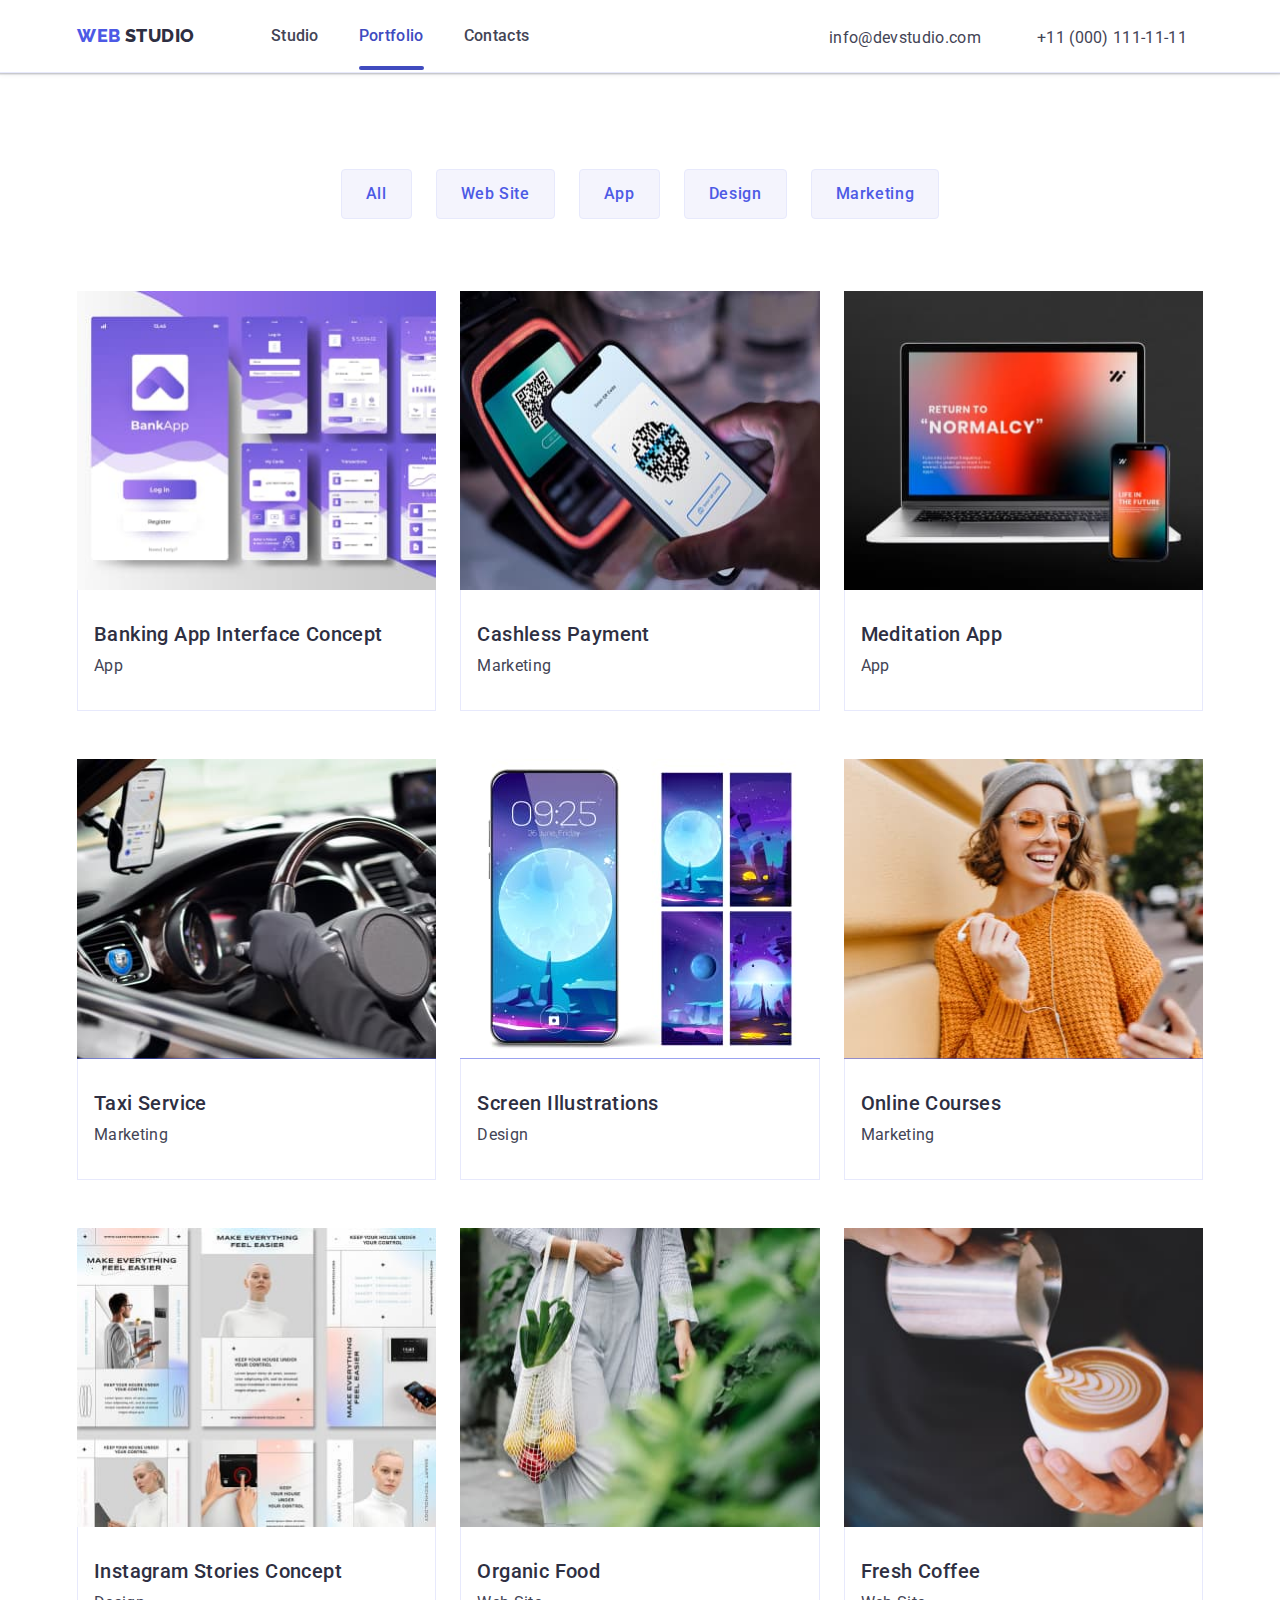
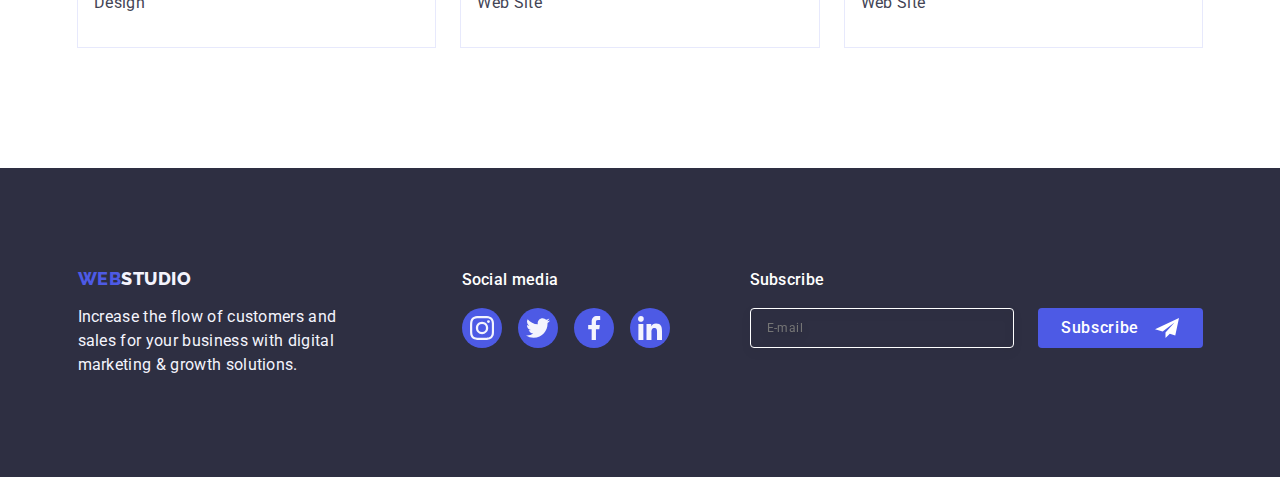
<file: portfolio.html>
<!DOCTYPE html>
<html lang="en">
<head>
    <meta charset="UTF-8">
    <meta http-equiv="X-UA-Compatible" content="IE=edge">
    <meta name="viewport" content="width=device-width, initial-scale=1.0">
    <meta name="description" content="Effective Solutions for Your Business">
    <title>Portfolio</title>
  <!-- Fonts -->
    <link rel="preconnect" href="https://fonts.googleapis.com">
    <link rel="preconnect" href="https://fonts.gstatic.com" crossorigin>
    <link href="https://fonts.googleapis.com/css2?family=Raleway:wght@800&family=Roboto:wght@400;500;700;900&display=swap"
        rel="stylesheet">
  <!-- Normalize -->
    <link rel="stylesheet" href="https://cdn.jsdelivr.net/npm/modern-normalize@2.0.0/modern-normalize.min.css" />
    <link rel="stylesheet" href="./css/modern-normalize.min.css">
 
    <!-- Custom styles -->
    <link rel="stylesheet" href="./css/styles.css">
</head>

<body class="body">
      <!-- Header section -->
    <header class="header">
        <div class="header-container container">
        <nav class="header-nav">
            <a class="logo link" href="./index.html">
                 Web<span class="studio-up">Studio</span></a>
            <ul class="header-list list">

                <li class="header-item">
                    <a class="header-link link" href="./index.html">Studio</a>
                </li>
    
    
                <li class="header-item">
                    <a class="header-link link current" href="./portfolio.html">Portfolio</a>
                </li>
    
                <li class="header-item">
                    <a class="header-link link" href="">Contacts</a>
                </li>
    
             </ul>
        </nav>
    
        <address class="address link">
            <ul class="address-list list">
                <li class="address-item">
                    <a class="address-link link" href="mailto:info@devstudio.com">info@devstudio.com</a>
                </li>
                <li class="address-item">
                    <a class="address-link link" href="tel:+110001111111">+11 (000) 111-11-11</a>
                </li>
            </ul>
        </address>
        </div>
    </header>

    <!-- Main block -->
    <main class="main">

    <!-- Portfolio section-->
    
     
    <section class="portfolio-section">
        <div class="container">

        <h1 hidden class="visually-hidden">Portfolio</h1>
        
        <ul class="button-list list">
            <li class="button-link">
                <button type="button"  class="btn-text link">All</button>
            </li>
            <li class="button-link">
                <button type="button" class="btn-text link">Web Site</button>
            </li>
            <li class="button-link">
                <button type="button"  class="btn-text link">App</button>
            </li>
            <li class="button-link">
                <button type="button" class="btn-text link">Design</button>
            </li>
            <li class="button-link">
                <button type="button" class="btn-text link">Marketing</button>
            </li>
        </ul>

        
      <!-- Projects -->

        <!-- Project card 1 -->
        <ul class="projects-list list">

                <li class="card-item">
                    <a class="card-link link" href="">
                    <div class="overlay-wrapper">   
                    <img src="./images/ProjectCard1/banking1.jpg" alt="Banking App" width="360" height="300">
                    
                        <p class="overlay">
                            14 Stylish and User-Friendly App Design 
                            Concepts · Task Manager App · Calorie 
                            Tracker App · Exotic Fruit Ecommerce 
                            App · Cloud Storage App
                        </p>

                    </div>

                <div class="crd-lnk"><h2 class="card-title">Banking App Interface Concept</h2>
                    <p class="card-text">App</p>
                </div>
                    
                    </a>
                </li>


                <li class="card-item">
                   <a class="card-link link" href="">
                    <div class="overlay-wrapper">
                    <img src="./images/ProjectCard1/cashless2.jpg" alt="Cashless Payment" width="360" height="300">
                         
                        <p class="overlay">
                            14 Stylish and User-Friendly App Design
                            Concepts · Task Manager App · Calorie
                            Tracker App · Exotic Fruit Ecommerce
                            App · Cloud Storage App
                        </p>
                        
                        </div>
                    
                    <div class="crd-lnk"><h2 class="card-title">Cashless Payment</h2><p class="card-text">Marketing</p></div></a>
                 </li>
                <li class="card-item">
                    <a class="card-link link" href="">
                        <div class="overlay-wrapper">
                    <img src="./images/ProjectCard1/meditation3.jpg" alt="Meditation App" width="360" height="300">
                        
                        <p class="overlay">
                        14 Stylish and User-Friendly App Design
                        Concepts · Task Manager App · Calorie
                        Tracker App · Exotic Fruit Ecommerce
                        App · Cloud Storage App
                        </p>
                    
                    </div>
                    
                    <div class="crd-lnk"><h2 class="card-title">Meditation App</h2><p class="card-text">App</p></div></a>
                </li>
            

       <!-- Project card 2-->
       
            
                <li class="card-item">
                    <a class="card-link link" href="">
                        <div class="overlay-wrapper">
                    <img src="./images/ProjectCard2/taxi1.jpg" alt="Taxi Service" width="360" height="300">
                     
                    <p class="overlay">
                        14 Stylish and User-Friendly App Design
                        Concepts · Task Manager App · Calorie
                        Tracker App · Exotic Fruit Ecommerce
                        App · Cloud Storage App
                    </p>
                    
                    </div>
                    
                    
                    <div class="crd-lnk"><h2 class="card-title">Taxi Service</h2><p class="card-text">Marketing</p></div></a>
                </li>
                <li class="card-item">
                    <a class="card-link link" href="">
                        <div class="overlay-wrapper">
                    <img src="./images/ProjectCard2/screen2.jpg" alt="Screen Illustrations" width="360" height="300">
                    
                    <p class="overlay">
                        14 Stylish and User-Friendly App Design
                        Concepts · Task Manager App · Calorie
                        Tracker App · Exotic Fruit Ecommerce
                        App · Cloud Storage App
                    </p>
                    
                    </div>
                    
                    <div class="crd-lnk"><h2 class="card-title">Screen Illustrations</h2><p class="card-text">Design</p></div></a>
                 </li>
                <li class="card-item">
                    <a class="card-link link" href="">
                        <div class="overlay-wrapper">
                        <img src="./images/ProjectCard2/courses3.jpg" alt="Online Courses" width="360" height="300">
                    <p class="overlay">
                        14 Stylish and User-Friendly App Design
                        Concepts · Task Manager App · Calorie
                        Tracker App · Exotic Fruit Ecommerce
                        App · Cloud Storage App
                    </p>
                    
                    </div>
                    
                        <div class="crd-lnk"><h2 class="card-title">Online Courses</h2><p class="card-text">Marketing</p></div></a>
                
            

        

        <!-- Project card 3 -->
        
             
                <li class="card-item">
                    <a class="card-link link" href="">
                        <div class="overlay-wrapper">
                    <img src="./images/ProjectCard3/insta1.jpg" alt="Insta Concept" width="360" height="300">
                    <p class="overlay">
                        14 Stylish and User-Friendly App Design
                        Concepts · Task Manager App · Calorie
                        Tracker App · Exotic Fruit Ecommerce
                        App · Cloud Storage App
                    </p>
                    
                    </div>
                    
                    <div class="crd-lnk"><h2 class="card-title">Instagram Stories Concept</h2><p class="card-text">Design</p></div></a>
                </li>
                <li class="card-item">
                   <a class="card-link link" href="">
                    <div class="overlay-wrapper">
                    <img src="./images/ProjectCard3/organic2.jpg" alt="Organic Food" width="360" height="300">
                    <p class="overlay">
                        14 Stylish and User-Friendly App Design
                        Concepts · Task Manager App · Calorie
                        Tracker App · Exotic Fruit Ecommerce
                        App · Cloud Storage App
                    </p>
                    
                    </div>
                    
                    <div class="crd-lnk"><h2 class="card-title">Organic Food</h2><p class="card-text">Web Site</p></div></a>
                </li>
                <li class="card-item">
                    <a class="card-link link" href="">
                        <div class="overlay-wrapper">
                    <img src="./images/ProjectCard3/coffee3.jpg" alt="Fresh Coffee" width="360" height="300">
                    <p class="overlay">
                        14 Stylish and User-Friendly App Design
                        Concepts · Task Manager App · Calorie
                        Tracker App · Exotic Fruit Ecommerce
                        App · Cloud Storage App
                    </p>
                    
                    </div>
                   
                    <div class="crd-lnk"><h2 class="card-title">Fresh Coffee</h2><p class="card-text">Web Site</p></div></a>
                </li>
            
    </ul>

    </div>
    </section>

 </main>

<!-- Footer section -->
<footer class="footer">
    <div class="footer-general container">
        <div class="ft-logo">
            <a class="footer-logo link" href="./index.html">
                Web<span class="logo-down">Studio</span></a>
            <p class="footer-text">Increase the flow of customers and sales for your business with digital marketing &
                growth solutions.</p>
        </div>
        <div class="footer-media">
            <p class="social-media">Social media</p>
            <ul class="footer-networks">
                <li class="ft-networks-item"> <a class="ft-networks-link" href=""><svg class="ft-icon" width="24" height="24">
                            <use href="./images/icons.svg#icon-instagram"></use>
                        </svg></a> </li>
                <li class="ft-networks-item"> <a class="ft-networks-link" href=""><svg class="ft-icon" width="24" height="24">
                            <use href="./images/icons.svg#icon-twitter"></use>
                        </svg></a> </li>
                <li class="ft-networks-item"> <a class="ft-networks-link" href=""><svg class="ft-icon" width="24" height="24">
                            <use href="./images/icons.svg#icon-facebook"></use>
                        </svg></a> </li>
                <li class="ft-networks-item"> <a class="ft-networks-link" href=""><svg class="ft-icon" width="24" height="24">
                            <use href="./images/icons.svg#icon-linkedin"></use>
                        </svg></a> </li>


            </ul>
        </div>

        <div class="footer-form-section">
            <p class="footer-form-txt">Subscribe</p>
        
            <form class="ft-form">
                <label class="ft-label">
                    <input class="footer-input" type="email" name="email" placeholder="E-mail">
                </label>
                <button class="form-btn" type="submit">Subscribe <svg class="form-icon" width="24" height="24">
                        <use href="./images/icons.svg#icon-footer"></use>
                    </svg>
                </button>
            </form>
        </div>
    </div>
</footer>

<script src="./js/modal.js"></script>
</body>
</html>
</file>
<file: css/styles.css>
:root {
scroll-behavior: smooth;

/* Font */
--primary-font: Roboto, sans-serif;
--secondary-font: Raleway, sans-serif;

/* Colors */
--logo-color: #4d5ae5;
--logo-color-dark: #2e2f42;
--white: #FFFFFF;
--cloud: #f4f4fd;
--ocean: #13719c;
--violet:#404BBF;
--slate: #434455;
--button:#e7e9fc;
--light-green: #31d0aa;
--grey:#8e8f99;

}

/* Common styles */
body {
    font-family: var(--primary-font);
    background-color: var(--white);
    color: var(--slate);
    list-style-type: none;
}
img {
  display: block;
  max-width: 100%;
  height: auto;
}

/* Base styles for small devices */
.container {
   
    max-width: 428px;
    padding-left: 16px;
    padding-right: 16px;
    margin-left: auto;
    margin-right: auto;
 }
  
  
/* Tablet screen */

@media screen and (min-width: 768px) {
  .container {
  max-width: 768px;
 
  }
}

/* Desktop screen */

@media only screen and (min-width: 1158px) {
  .container {
    max-width: 1158px;
  }
}


.visually-hidden {
  position: absolute;
  width: 1px;
  height: 1px;
  margin: -1px;
  border: 0;
  padding: 0;
  white-space: nowrap;
  clip-path: inset(100%);
  clip: rect(0 0 0 0);
  overflow: hidden;
}
  
  

/* Reset */
h1,h2,h3,h4,h5,h6,p { 
     margin: 0;
}

ul,
ol {
    list-style: none;
    margin: 0;
    padding: 0;
}

.link {text-decoration: none;}

.list {list-style: none;}
a {
    text-decoration: none;
    color: currentColor;
}

button {
    font-family: inherit;
    cursor: pointer;
}



/**
  |============================
  | Header styles
  |============================
*/
.header {
  border-bottom: 1px solid #e7e9fc ;
  box-shadow: 0px 2px 1px rgba(46, 47, 66, 0.08), 0px 1px 1px rgba(46, 47, 66, 0.16), 0px 1px 6px rgba(46, 47, 66, 0.08);
}

.logo {
   display: flex;
    align-items: center;
    gap: 4px;
    margin-right: 76px;
    padding: 24px 0;
    font-family: "Raleway", sans-serif;
    font-weight: 800;
    font-size: 18px;
    line-height: 1.17;
    letter-spacing: 0.03em;
    text-transform: uppercase;
    text-decoration: none;
    color: var(--logo-color);
    }


.studio-up {
    color: var(--logo-color-dark);
}
.header-list {
    display: flex;
    align-items: center;
    gap: 40px;
}
.header-item {
   padding: 24px 0;
    font-family: var(--primary-font);
    font-weight: 500;
    font-size: 16px;
    line-height: 1.5;
    letter-spacing: 0.02em;
    text-decoration: none;
    
  }
  .current::after {
    content: "";
    position: absolute;
    left: 0;
    bottom: -1px;
    height: 4px;
    width: 100%;
    background-color: #404BBF;
    border-radius: 2px;
}

.header-link {
  transition: color 250ms cubic-bezier(0.4, 0, 0.2, 1);
  position: relative;
  padding: 24px 0;
}
.header-link:hover,
.header-link:focus {color: #404BBF;}

.address {
  font-style: normal;
}


.address-link { 
  transition:  color 250ms cubic-bezier(0.4, 0, 0.2, 1);
}
.address-link:hover,
.address-link:focus {
    color: #404BBF;
}

@media only screen and (max-width: 767px){
.header-nav {
  display: flex;
  justify-content: space-between;
  align-items: center;
}
  .logo {
  padding-top: 25px;
  padding-bottom: 25px;
}
.header-list {
  display: none;}
.address {
      display: none;}
}
@media only screen and (min-width: 768px) {
.header-container {
    display: flex;
    
  }
.header-nav {
      display: flex;
      align-items: center;
      list-style: none;
    }
  .current {
    color: #404BBF;
  }
  .address {
    display: flex;
    flex-direction: column;
    gap: 12px;
    margin-left: 121px;
    margin-top: 16px;
 }

  .address-item {
   
    font-family: var(--primary-font);
    font-weight: 400;
    font-size: 12px;
    line-height: 1.16;
    letter-spacing: 0.48px;;
    color: var(--slate);
    margin-bottom: 12px;
    margin-right: 16px;
  }
  .menu-container { display: none;}
    .menu-toggle-icon {
    display: none;
  }
}

@media only screen and (min-width: 1158px) {
.address-list {
    display: flex;
    align-items: center;
    gap: 40px;
  }
    .header-container {
      display: flex;
      align-items: center;
      justify-content: space-between;
    }
        .header-nav {
          display: flex;
          align-items: center;
          list-style: none;
        }
    .address-item {
          
          font-family: var(--primary-font);
          font-weight: 400;
          font-size: 16px;
          line-height: 1.5;
          letter-spacing: 0.02em;
          color: var(--slate);
        }
     .menu-container {
          display: none;
        }
  .menu-toggle-icon {
          display: none;
                }
              
}


/**
  |============================
  | Hero styles
  |============================
*/
.hero-title {
  max-width: 496px;
    font-family: var(--primary-font);
    font-weight: 700;
    font-size: 56px;
    letter-spacing: 0.02em;
    line-height: 1.07;
    text-align: center;
    color: var(--white);
    margin: 0 auto;
}
  
.hero-button {
  display: block;
  height: 56px;
  min-width: 169px;
  border: none;
  border-radius: 4px;
  font-family: var(--primary-font);
  font-weight: 500;
  font-size: 16px;
  line-height: 1.5;
  letter-spacing: 0.04em;
  color: #FFFFFF;
  background: var(--logo-color);
  transition: background-color 250ms cubic-bezier(0.4, 0, 0.2, 1);
  margin: 0 auto;
}
    
.hero-button:hover,
.hero-button:focus {
  background-color: var(--violet);
}



@media screen and (min-width: 320px) and (max-width: 428px){
 .section-hero {
      
      background-repeat: no-repeat;
      background-position: center;
      padding: 112px 0;
      margin: 0 auto;
      background-image: linear-gradient(rgba(46, 47, 66, 0.7), rgba(46, 47, 66, 0.7)),
          url(../images/hero/people_off_mob@1x.jpg);
      background-size: cover;
    }
@media (min-device-pixel-ratio: 2),
    (min-resolution: 192dpi),
    (min-resolution: 2dppx) {
      .section-hero {
        background-image: linear-gradient(rgba(46, 47, 66, 0.7), rgba(46, 47, 66, 0.7)),
          url(../images/hero/people_off_mob@2x.jpg);
          background-size: cover;
      }
    }

  .hero-title {
     
      font-family: var(--primary-font);
      font-weight: 700;
      font-size: 36px;
      font-style: normal;
      letter-spacing: 0.02em;
      line-height: 1.11;
      text-align: center;
      color: var(--white);
      margin: 0 auto;
      margin-bottom: 72px;
    }
        }
     @media screen and (min-width: 429px) and (max-width: 768px) {
      .section-hero {
        background-image: linear-gradient(rgba(46, 47, 66, 0.7), rgba(46, 47, 66, 0.7)),
            url(../images/hero/people_off_tab@1x.jpg);

          max-width: 768px;
          background-repeat: no-repeat;
          background-position: center;
          background-size: cover;
          padding: 112px 0;
          margin: 0 auto;}
                    }

    @media (min-device-pixel-ratio: 2),
    (min-resolution: 192dpi),
    (min-resolution: 2dppx) {
      .section-hero {
        background-image: linear-gradient(rgba(46, 47, 66, 0.7), rgba(46, 47, 66, 0.7)),
        url(../images/hero/people_off_tab@2x.jpg);
        background-size: cover;
      }

  .hero-title {
    
          font-family: var(--primary-font);
          font-weight: 700;
          font-size: 56px;
          font-style: normal;
          letter-spacing: 0.02em;
          line-height: 1.07;
          text-align: center;
          color: var(--white);
          margin: 0 auto;
          margin-bottom: 36px;
        }
   }
     
      

@media screen and (min-width: 769px) {
.section-hero {
    background-image: linear-gradient(rgba(46, 47, 66, 0.7), rgba(46, 47, 66, 0.7)),
      url(../images/hero/people_off_desc@1x.jpg);
    max-width: 1440px;
    background-repeat: no-repeat;
    background-position: center;
    background-size: cover;
    padding: 188px 0;
    margin: 0 auto;
  }
    .hero-title {
      margin-bottom: 48px;
    }
    
}
@media (min-device-pixel-ratio: 2),
(min-resolution: 192dpi),
(min-resolution: 2dppx) {
  .section-hero {
    background-image: linear-gradient(rgba(46, 47, 66, 0.7), rgba(46, 47, 66, 0.7)),
      url(../images/hero/people_off_desc@2x.jpg);
      background-size: cover;
  }
}

/**
  |============================
  | Features styles
  |============================
*/
.section-features {
  padding: 120px 0;
}
.features-title {
  margin-bottom: 8px;
  font-family: var(--primary-font);
  font-weight: 500;
  font-size: 20px;
  letter-spacing: 0.4px;
  line-height: 1.2;
  color: var(--logo-color-dark);
}

@media screen and (max-width: 767px) {
.section-features {
    padding: 96px 0;
  }
.features-item:not(:last-child) {
  margin-bottom: 72px;}

.features-list {
 display: flex;
 flex-wrap: wrap;
 }
.features-title { text-align: center;}
.feat-text {
  font-family: var(--primary-font);
    font-weight: 500;
    font-size: 16px;
    line-height: 1.5;
    letter-spacing: 0.32px;
    color: var(--slate);
}
.features-title {
  font-weight: 700;
  font-size: 36px;
  letter-spacing: 0.72px;
  line-height: 1.11;
}
.icon {
      display: none;
    }
 }

@media only screen and (min-width: 768px){
  .section-features {
      padding-top: 96px;
      padding-bottom: 96px;
    }
     .features-list {
       display: flex;
       flex-wrap: wrap;
       gap: 72px 24px;
     }
   .features-item {
    flex-basis: calc((100% - 24px) / 2);}

     .feat-text {
      font-family: Roboto;
        font-size: 16px;
        font-style: normal;
        font-weight: 500;
        line-height: 1.5;
        letter-spacing: 0.32px;
       
     }
   .features-title {
       font-weight: 700;
       font-size: 36px;
       letter-spacing: 0.72px;
       line-height: 1.11;
       text-align: left;
     }
 
    .icon {
      display: none;
    }
 }

 @media only screen and (min-width: 1158px) {
  .features-title {
      font-weight: 500;
      font-size: 20px;
      letter-spacing: 0.72px;
      line-height: 1.11;
      text-align: left;
    }
  
  .feat-text {
      font-family: var(--primary-font);
      font-weight: 400;
      font-size: 16px;
      line-height: 1.5;
      letter-spacing: 0.32px;
      color: var(--slate);
      text-align: left;
    }
  .features-list {
      display: flex;
      flex-wrap: wrap;
      gap: 24px;
    }
  .features-item {
         flex-basis: calc((100% - 3 * 24px) / 4);}
     
.icon {
    display: flex;
    align-items: center;
    justify-content: center;
    height: 112px;
    background-color: #f4f4fd;
    border-radius: 4px;
    margin-bottom: 8px;
  }
 }




/**
  |============================
  | Activity styles
  |============================
*/
.section-activity {
  padding-bottom: 120px;
}
.activity-title,
.team-title {
  margin-bottom: 72px;
  text-align: center;
  font-weight: 700;
  font-size: 36px;
  line-height: 1.11;
  letter-spacing: 0.02em;
  text-transform: capitalize;
  color: var(--logo-color-dark);
}
.activity-list {
  display: flex;
  gap: 24px;
}
.activity-item {
  width: calc((100% - 48px) / 3);
}
@media only screen and (max-width: 1157.98px) {
  .section-activity {
    display: none;
  }
}


/**
|============================
| Team styles
|============================
*/
.team-item {
  box-shadow: 0px 1px 6px rgba(46, 47, 66, 0.08),
    0px 1px 1px rgba(46, 47, 66, 0.16),
    0px 2px 1px rgba(46, 47, 66, 0.08);
  
  border-radius: 0px 0px 4px 4px;
  background-color: #fff;
 }



.networks-item {
  width: 40px;
  height: 40px;
}
.networks-link {
width: 100%;
height: 100%;
background-color: var(--logo-color);
border-radius: 50%;
display: flex;
align-items: center;
justify-content: center;
transition: background-color 250ms cubic-bezier(0.4, 0, 0.2, 1);
}
.networks-link:hover,
.networks-link:focus {
  background-color: var(--violet);
}
.netw-icon{
  fill: var(--cloud);
}
.team-worker {
  text-align: center;
  margin-bottom: 8px;
  font-weight: 500;
  font-size: 20px;
  line-height: 1.2;
  text-align: center;
  letter-spacing: 0.02em;
  color: var(--logo-color-dark);
}
 .networks-list {
   display: flex;
   justify-content: center;
   gap: 24px;
 }
.team-text {
  text-align: center;
  font-weight: 400;
  font-size: 16px;
  line-height: 1.5;
  text-align: center;
  letter-spacing: 0.02em;
  color: var(--slate);
  margin: 8px;
}
@media only screen and (max-width: 767px){
.section-team {
    padding: 96px 0;
    background-color: var(--cloud);
  }

  .team-list {
  display: flex;
  flex-direction: column;
  align-items: center;
  gap: 72px;
}
 .tm-wrk {
   padding: 32px 0;
 }


}
@media only screen and (min-width: 768px){
  .section-team {
      padding: 96px 0;
      background-color: var(--cloud);
    }
  .team-list {
      display: flex;
      flex-direction: wrap;
      flex-wrap: wrap;
      align-items: center;
      justify-content: center;
      gap: 64px 24px;
    }
  .team-item {
      width: 264px;
      
    }
   .tm-wrk {
     padding: 32px 0;
             }
}


    
@media only screen and (min-width: 1158px) {
  .section-team {
      padding: 120px 0;
      background-color: var(--cloud);
    }
  
  .team-list {
      display: flex;
      gap: 24px;
    }
        .tm-wrk {
          padding: 32px 0;
    }
   .team-item{ 
    width: calc((100% - 72px) / 4);
   }    
        
}
/**
|============================
| Customers styles
|============================
*/

.customers-title {
  font-size: 36px;
  line-height: 1.11;
  color: var(--logo-color-dark);
  margin-bottom: 72px;
  text-align: center;
  }

.customers-link {
  width: 100%;
  height: 100%;
  border: 1px solid var(--grey);
  border-radius: 4px;
  display: flex;
  align-items: center;
  justify-content: center;
  color: var(--grey);
  transition: border-color 250ms cubic-bezier(0.4, 0, 0.2, 1),
    color 250ms cubic-bezier(0.4, 0, 0.2, 1);
}
.customers-link:hover, 
.customers-link:focus {
  border-color: var(--violet);
  color: var(--violet);
}
.cst-icon {
  fill: currentColor;
}
@media only screen and (max-width: 767px) {
  .customers-section {
      padding: 96px 0;
    }
.customers-list { 
  
    display: flex;
    flex-wrap: wrap;
    align-items: center;
    gap: 72px 16px;
    
  } 
  .customers-name {
    width: calc((100% - 16px) / 2);
    height: 88px;
  }
  .cst-icon { 
   width: 110px;
   }
     }
@media screen and (min-width: 769px) and (max-width: 1157.98px) {
  .customers {
    max-width: 552px;
  }
}
@media only screen and (min-width: 768px){
  .customers-section {
      padding: 96px 0;
    }
.customers-list {
    display: flex;
    
    flex-wrap: wrap;
    align-items: center;
    justify-content: center;
    gap: 72px 24px;
  }

  .customers-name {
    width: calc((100% - 24px) / 4);
   height: 88px;
  }
    

}
@media only screen and (min-width: 1158px) {
  .customers-section {
      padding: 120px 0;
    }
  
  .customers-list {
      display: flex;
      flex-wrap: nowrap;
      justify-content: space-around;
      max-width: 1440px;
      gap: 24px;
    }
  .customers-name {
          width: calc((100% - 24px) / 5);
          height: 88px;
        }
}


  



/**
  |============================
  | Portfolio styles
  |============================
*/  
.portfolio-section {
  padding-top: 96px;
  padding-bottom: 120px;
}
.button-list {
  display: flex;
  justify-content: center;
  gap: 24px;
  margin-bottom: 72px;
  background-color: var(--white);
}
.btn-text {
  padding: 12px 24px;
  border: 1px solid var(--button);
  border-radius: 4px;
  font-family: var(--primary-font);
  font-size: 16px;
  color: var(--logo-color);
  background: var(--cloud);
  cursor: pointer;
  font-weight: 500;
  letter-spacing: 0.04em;
  line-height: 1.5;
  transition: color 250ms cubic-bezier(0.4, 0, 0.2, 1);
}
.btn-text:hover,
.btn-text:focus {
  border: 1px solid transparent;
  color: var(--white);
  background-color: var(--violet);
  box-shadow: 0px 2px 2px 0px rgba(0, 0, 0, 0.12), 0px 2px 1px 0px rgba(0, 0, 0, 0.08), 0px 3px 1px 0px rgba(0, 0, 0, 0.10);
}
  
/**
  |============================
  | Project card 1 styles
  |============================
*/

.projects-list {
  display: flex;
  flex-wrap: wrap;
  column-gap: 24px;
  row-gap: 48px;
  background-color: var(--white);
}
.card-item {
  width: calc((100% - 48px) / 3);}
  
.card-item:hover{
  border: 1px solid var(--cornflower, #E7E9FC);
  background: var(--white, #FFF);
  box-shadow: 0px 1px 6px 0px rgba(46, 47, 66, 0.08), 0px 1px 1px 0px rgba(46, 47, 66, 0.16), 0px 2px 1px 0px rgba(46, 47, 66, 0.08);
}
.card-link 
.overlay-wrapper {
  display: block;
  position: relative;
  overflow: hidden;
}

  .overlay {
  display: flex;
  flex-direction: column;
  position: absolute;
  width: 100%;
  height: 100%;
  top: 0;
  left: 0;
  padding: 40px 32px 164px 32px;
  font-size: 16px;
  font-style: normal;
  font-weight: 400;
  line-height: 24px;
  letter-spacing: 0.32px;
  color: var(--cloud);
  background-color: var(--logo-color);
  transform: translateY(100%);
  transition: transform 250ms cubic-bezier(0.4, 0, 0.2, 1);
}
.card-link:hover .overlay,
.card-link:focus .overlay {
  transform: translateY(0%);
  
}




.crd-lnk {
  padding: 32px 16px;
  border: 1px solid var(--button);
  border-top: none;
  }
  .card-title 
{ 
  margin-bottom: 8px;
  font-style: normal; 
  font-weight: 500;
  font-size: 20px;
  line-height: 1.2;
  letter-spacing: 0.02em;
  
  color: var(--logo-color-dark);
}
.card-text
    { 
      font-style: normal;
      font-size: 16px;
      line-height: 1.5;
      letter-spacing: 0.02em;
      color: var(--slate);
}

/**
  |============================
  | Project card 2 styles
  |============================
*/
/**
  |============================
  | Project card 3 styles
  |============================
*/
/**
  |============================
  | Footer styles
  |============================
*/

.footer { 
  padding: 100px 0;
  background-color: #2e2f42;}



.footer-form-txt {
    margin-bottom: 16px;
    font-weight: 500;
    font-size: 16px;
    line-height: 1.5;
    letter-spacing: 0.02em;
    color: #FFFFFF;
}
.footer-input {
  width: 264px;
  height: 40px;
  border: 1px solid #ffffff;
  background-color: transparent;
  font-size: 12px;
  line-height: 1.5;
  letter-spacing: 0.04em; 
  padding-left: 16px;
  filter: drop-shadow(0px 4px 4px rgba(0, 0, 0, 0.15)); 
  border-radius: 4px;
  color: #ffffff; 
}


.form-btn {
  min-width: 165px;
  height: 40px;
  display: flex; 
  justify-content: center;
  align-items: center; 
  font-family: "Roboto", sans-serif;
  font-size: 16px;
  font-weight: 500;
  line-height: 1.5;
  letter-spacing: 0.04em;
  color: #ffffff;
  cursor: pointer;
  background-color: #4D5AE5;
  border: none;
  border-radius: 4px; 
}
.form-icon {
   margin-left: 16px;
}
.footer-logo {
        display: inline-block;
        margin-bottom: 16px;
        font-family: 'Raleway',sans-serif;
        font-weight: 800;
        font-size: 18px;
        line-height: 1.17;
        letter-spacing: 0.03em;
        text-transform: uppercase;
        color: var(--logo-color);

      }

.logo-down {
     color: var(--cloud);
}

.footer-text { 
    font-family: var(--primary-font);
    font-weight: 400;
    font-size: 16px;
    line-height: 1.5;
    letter-spacing: 0.02em;
    color: var(--cloud); 
    max-width: 264px;
  }
  
  .social-media {
    font-weight: 500;
    font-size: 16px;
    line-height: 1.5;
    letter-spacing: 0.02em;
    color: var(--white);
    margin-bottom: 16px;

  }
  .footer-networks {
    display: flex;
    gap: 16px;

  }
  .ft-networks-item {
    width: 40px;
    height: 40px;
  }
  .ft-networks-link{
    width: 100%;
    height: 100%;
    background-color: var(--logo-color);
    border-radius: 50%;
    display: flex;
    align-items: center;
    justify-content: center;
    transition: background-color 250ms cubic-bezier(0.4, 0, 0.2, 1);
}
.ft-networks-link:hover,
.ft-networks-link:focus {
  background-color: var(--light-green);
}
.ft-icon {
  fill: var(--cloud);
}
@media only screen and (max-width: 767px) {
  .ft-logo {
      text-align: center;
      margin-bottom: 72px;
  }
  .footer-media {
      display: flex;
      flex-direction: column;
      align-items: center;
      
  }
.footer-form-section {
  margin-top: 72px;
}
.footer-text{
  margin: 0 auto;
  text-align: left;
}

   .form-btn {
    margin-top: 16px;
    
    margin-left: auto;
    margin-right: auto;
   }
   
   .footer-input {
    width: 100%;
    height: 40px;

   }
   .footer-form-txt{ 
    text-align: center;
   }
}
@media screen and (min-width: 769px) and (max-width: 1157.98px) {
  .footer-general {
    max-width: 552px;
  }
   
}


@media only screen and (min-width: 768px) and (max-width: 1157.98px) {
  .footer-general {
     max-width: 550px;
      display: flex;
      flex-wrap: wrap;
    }
    .ft-logo {
    
        margin-right: 24px;
      
    }
  
.footer-form-section {

    margin-top: 72px;
  }

  .form-btn {
    display: inline-flex;
     justify-content: center;
      align-items: center;
      
  }
  .ft-form {
  display: inline-flex;
    gap: 24px;
   
  } 
     
  .footer-input {
  display: flex;
  flex-wrap: wrap;
  gap: 24px;
  }


}

@media only screen and (min-width: 1158px){
  .ft-logo {
      margin-right: 120px;
  
    }
  .footer-general {
      display: flex;
      flex-wrap: nowrap;
      justify-content: center;
      align-items: baseline;
    }
  

    .ft-form {
      display: flex;
      gap: 24px;
    }
    
  .footer-media {
      margin-right: 80px;
      }
      
}
.footer-text {
  margin: 0 auto;
  text-align: left;
}

/**
  |============================
  | Modal styles
  |============================
*/
.backdrop {
  padding: 72px 24px 24px 24px;
  position: fixed;
  top: 0;
  left: 0;
  width: 100%;
  height: 100%;
  background-color: rgba(46, 47, 66, 0.4);
  transition: opacity 250ms cubic-bezier(0.4, 0, 0.2, 1),
    visibility 250ms cubic-bezier(0.4, 0, 0.2, 1);
}
.is-hidden {
  opacity: 0;
  visibility: hidden;
  pointer-events: none;
}

.modal {
  position: absolute;
  top: 50%;
  left: 50%;
  transform: translate(-50%, -50%) scale(1);
  width: 408px;
  min-height: 584px;
  padding: 72px 24px 24px 24px;
  background: #fcfcfc;
  box-shadow: 0px 1px 1px rgba(0, 0, 0, 0.14),
    0px 1px 3px rgba(0, 0, 0, 0.12),
    0px 2px 1px rgba(0, 0, 0, 0.2);
    border-radius: 4px;
    transition: transform 250ms cubic-bezier(0.4, 0, 0.2, 1);
}

.modal-txt {
  font-weight: 500;
  font-size: 16px;
  line-height: 1.5;
  text-align: center;
  letter-spacing: 0.02em;
  color: var(--logo-color-dark);
  margin-bottom: 16px;
  }
.modal-form {
  margin-bottom: 8px;
}
.modal-label {
  font-size: 12px;
  line-height: 1.17;
  letter-spacing: 0.04em;
  color: var(--grey);
  display: block;
  margin-bottom: 4px;
} 
.mdl-input {
  position: relative;
}
.modal-input {
  width: 100%;
  height: 40px;
  border: 1px solid rgba(46, 47, 66, 0.4);
  border-radius: 4px;
  background-color: transparent;
  padding-left: 38px;
  outline: transparent;
  transition: border-color 250ms cubic-bezier(0.4, 0, 0.2, 1);
  }

.modal-input:focus {
  border-color: #4D5AE5;
}
.modal-input:focus + .modal-icon {
    border-color: #4D5AE5;
    fill: #4D5AE5;
  }
  
  
  
  .modal-icon {
    position: absolute;
    left: 16px;
    top: 50%;
    transform: translateY(-50%);
    transition: fill 250ms cubic-bezier(0.4, 0, 0.2, 1);

  }
 
.mdl-comment {
  margin-bottom: 16px; }

.mdl-textarea {
  width: 100%;
  height: 120px;
  font-size: 12px;
  line-height: 1.17;
  letter-spacing: 0.04em;
  color: rgba(46, 47, 66, 0.4);
  border: 1px solid rgba(46, 47, 66, 0.4);
  border-radius: 4px;
  background-color: transparent;
  padding: 8px 16px;
  outline: transparent;
  resize: none;
  transition: border-color 250ms cubic-bezier(0.4, 0, 0.2, 1);

}
.mdl-textarea:focus {
  border-color: #4D5AE5;
}
.checkbox {
  margin-bottom: 24px;
  }
.checkbox-label {
  font-size: 12px;
  line-height: 1.17;
  letter-spacing: 0.04em;
  color: var(--grey);
}
.checkbox-link {
  color: var(--logo-color);
}
.checkbox-span {
  width: 16px;
  height: 16px;
  border: 1px solid rgba(46, 47, 66, 0.4);
  border-radius: 2px;
  transition: background-color 250ms cubic-bezier(0.4, 0, 0.2, 1),
   border 250ms cubic-bezier(0.4, 0, 0.2, 1), 
   fill 250ms cubic-bezier(0.4, 0, 0.2, 1);
  display: inline-flex;
  align-items: center;
  justify-content: center;
  fill: transparent;
}
.checkbox-input:checked + 
.checkbox-label
.checkbox-span {
  background-color: var(--violet);
  border: none;
  fill: var(--cloud);
}

.button-send {
  display: block;
  margin: 0 auto;
  min-width: 169px;
  height: 56px;
  font-family: "Roboto", sans-serif;
  font-size: 16px;
  font-weight: 500;
  line-height: 1.5;
  letter-spacing: 0.04em;
  color: #ffffff;
  cursor: pointer;
  background-color: #4D5AE5;
  border: none;
  border-radius: 4px;
  font-size: 16px;
  font-weight: 500;
  line-height: 1.5;
  letter-spacing: 0.04em;
  color: #ffffff;
  cursor: pointer;
  border-radius: 4px;
  transition: background-color 250ms cubic-bezier(0.4, 0, 0.2, 1);

}

.modal-btn {
  position: absolute;
  top: 24px;
  right: 24px;
  width: 24px;
  height: 24px;
  border-radius: 50%;
  display: flex;
  align-items: center;
  justify-content: center;
  background-color: #e7e9fc;
  border: 1px solid rgba(0, 0, 0, 0.1);
  padding: 0;
  cursor: pointer;
  transition: background-color 250ms cubic-bezier(0.4, 0, 0.2, 1),
    border 250ms cubic-bezier(0.4, 0, 0.2, 1);
}
.modal-btn:hover,
.modal-btn:focus {
  background-color: var(--violet);
  border: none;
  color: var(--white);
  
}
.md-icon {
  fill: currentColor;
  transition: fill 250ms cubic-bezier(0.4, 0, 0.2, 1);
  }
.md-icon:hover,
.md-icon:focus {
fill: #FFFFFF;
}

@media only screen and (max-width: 428px) {
  .modal {
    width: 90%;
  }
}


/**
  |============================
  | Mobile MENU styles
  |============================
*/
.menu-toggle {
  
  display: flex;
  justify-content: center;
 
  background-color: transparent;
  cursor: pointer;
  border: 1px solid #E7E9FC;
  border-radius: 50%;
  outline: none;
 
  padding: 8px;
  margin-top: 24px;
  margin-bottom: 24px;
   }

.menu-burger {
  display: flex;
    justify-content: center;
  background-color: transparent;
    cursor: pointer;
    border: none;
    outline: none;
  margin-right: 16px;
    
}
.mob-close-icon {
  fill: #2E2F42;
  
}

@media (min-width: 768px) {
  .menu-toggle {
    display: none;
  }
}

.menu-toggle:hover,
.menu-toggle:focus {
  background-color: rgba(0, 0, 0, 0.1);
}

.menu-toggle-icon {
  stroke: #2E2F42;
}

.menu-container {
 position: fixed;
  top: 0;
  left: 0;
  width: 100vw;
  height: 100vh;
  display: flex;
  flex-direction: column;
  padding: 80px 237px 40px 40px;
  background-color: #FFF;
  z-index: 999;
  transform: translateX(100%);
  transition: transform 250ms ease-in-out;
}

.menu-container.is-open {
  transform: translateX(0);
}

.menu-container .menu-toggle {
  position: absolute;
  top: 16px;
  right: 16px;
  color: #fff;
}
.mobile-menu {
margin-bottom: auto;
}
.mobile-menu .link {
  display: block;
  padding: 10px;
  
  text-decoration: none;
}
.mob-menu-link {
color: #2E2F42;
font-size: 36px;
  font-weight: 700;
  line-height: 1.11;
  letter-spacing: 0.72px;
  text-transform: capitalize;
}
.mob-menu-link:not(:last-child) {
margin-bottom: 40px;
}
.mob-menu-link:hover {
color: var(--logo-color);
}
.mob-address-list{
  display: inline-flex;
    flex-direction: column;
    align-items: flex-start;
    gap: 40px;
  margin-bottom: 48px;
}
.mob-address-link {
  color: var(--slate);
    font-size: 20px;
    font-style: normal;
    font-weight: 500;
    line-height: 1.2;
    
    letter-spacing: 0.4px;
}
.violet {
  color: var(--logo-color);
}
.mobile-networks {
  display: flex;
  gap: 30px;

}
.mob-networks-link {
  width: 40px;
    height: 40px;
    background-color: var(--logo-color);
    border-radius: 50%;
    display: flex;
    align-items: center;
    justify-content: center;
    transition: background-color 250ms cubic-bezier(0.4, 0, 0.2, 1);
  }
.mob-netw-icon {
fill: var(--cloud);
}
</file>
